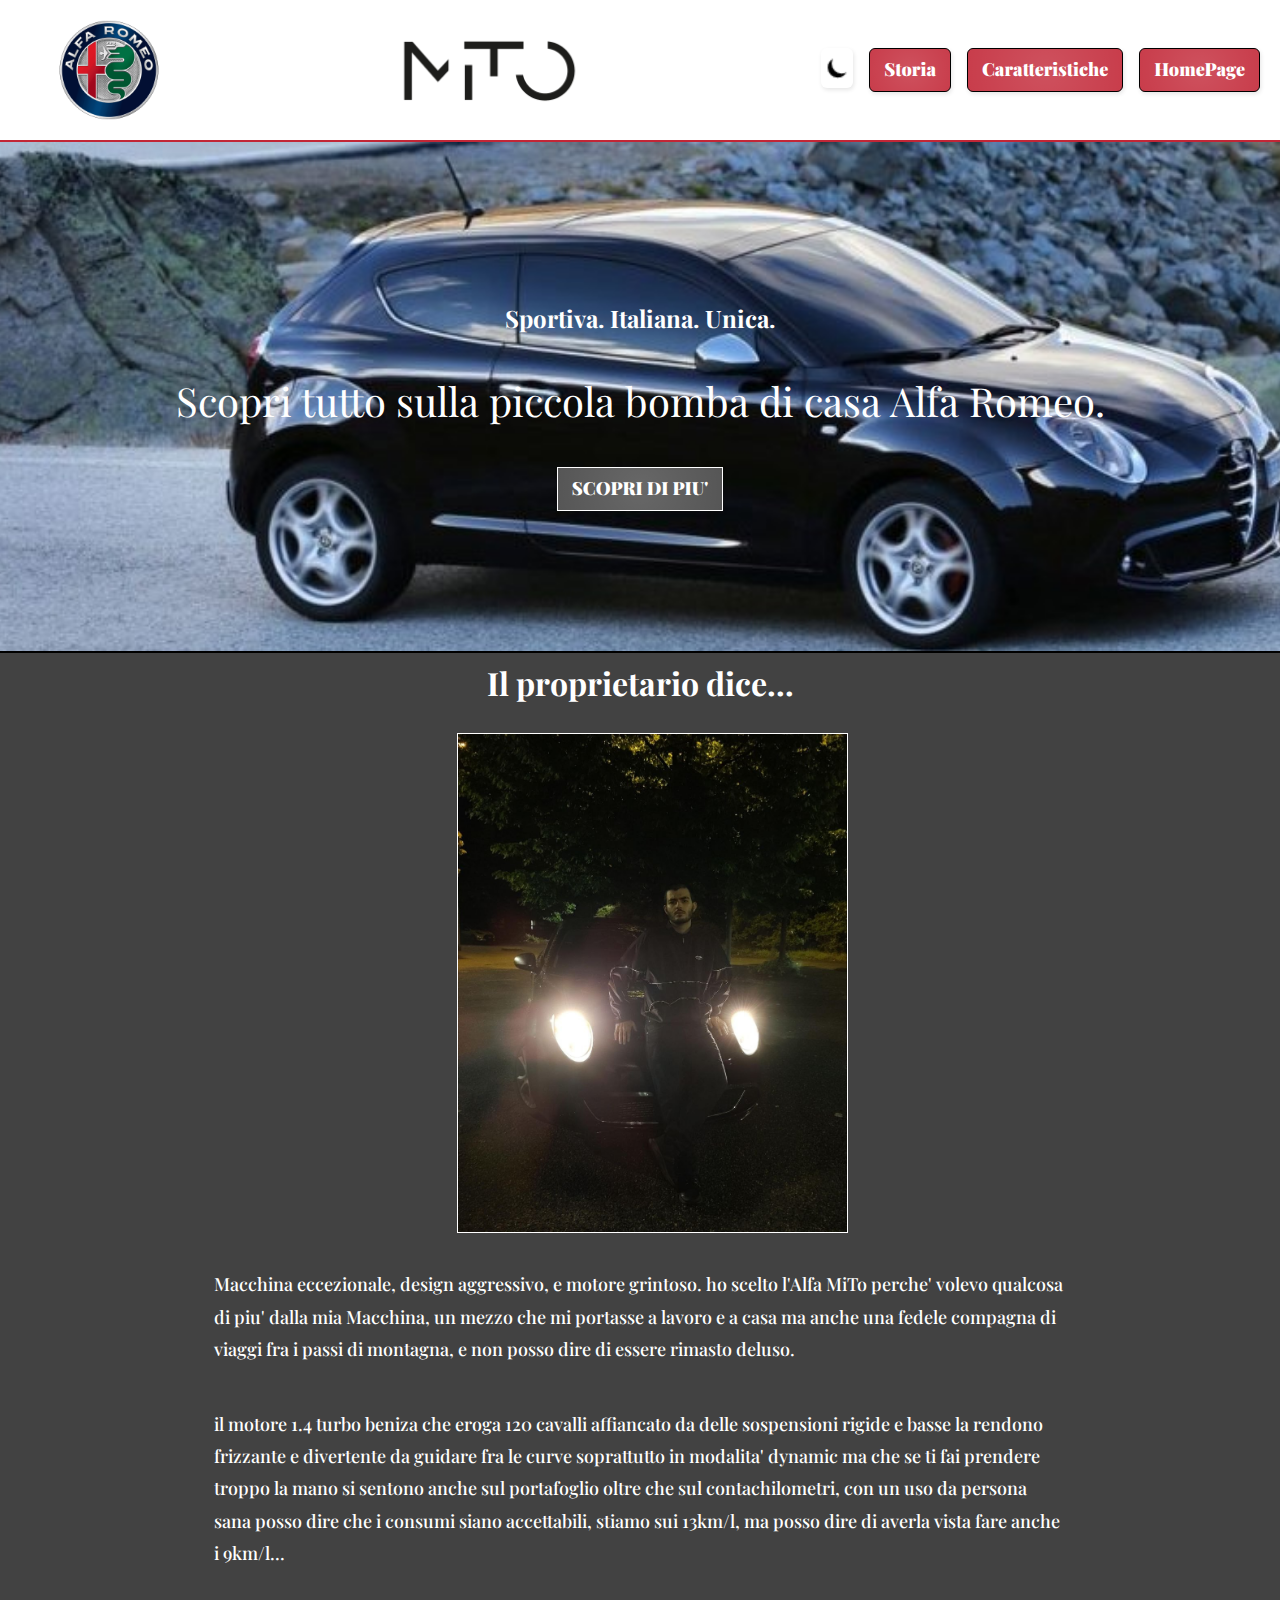
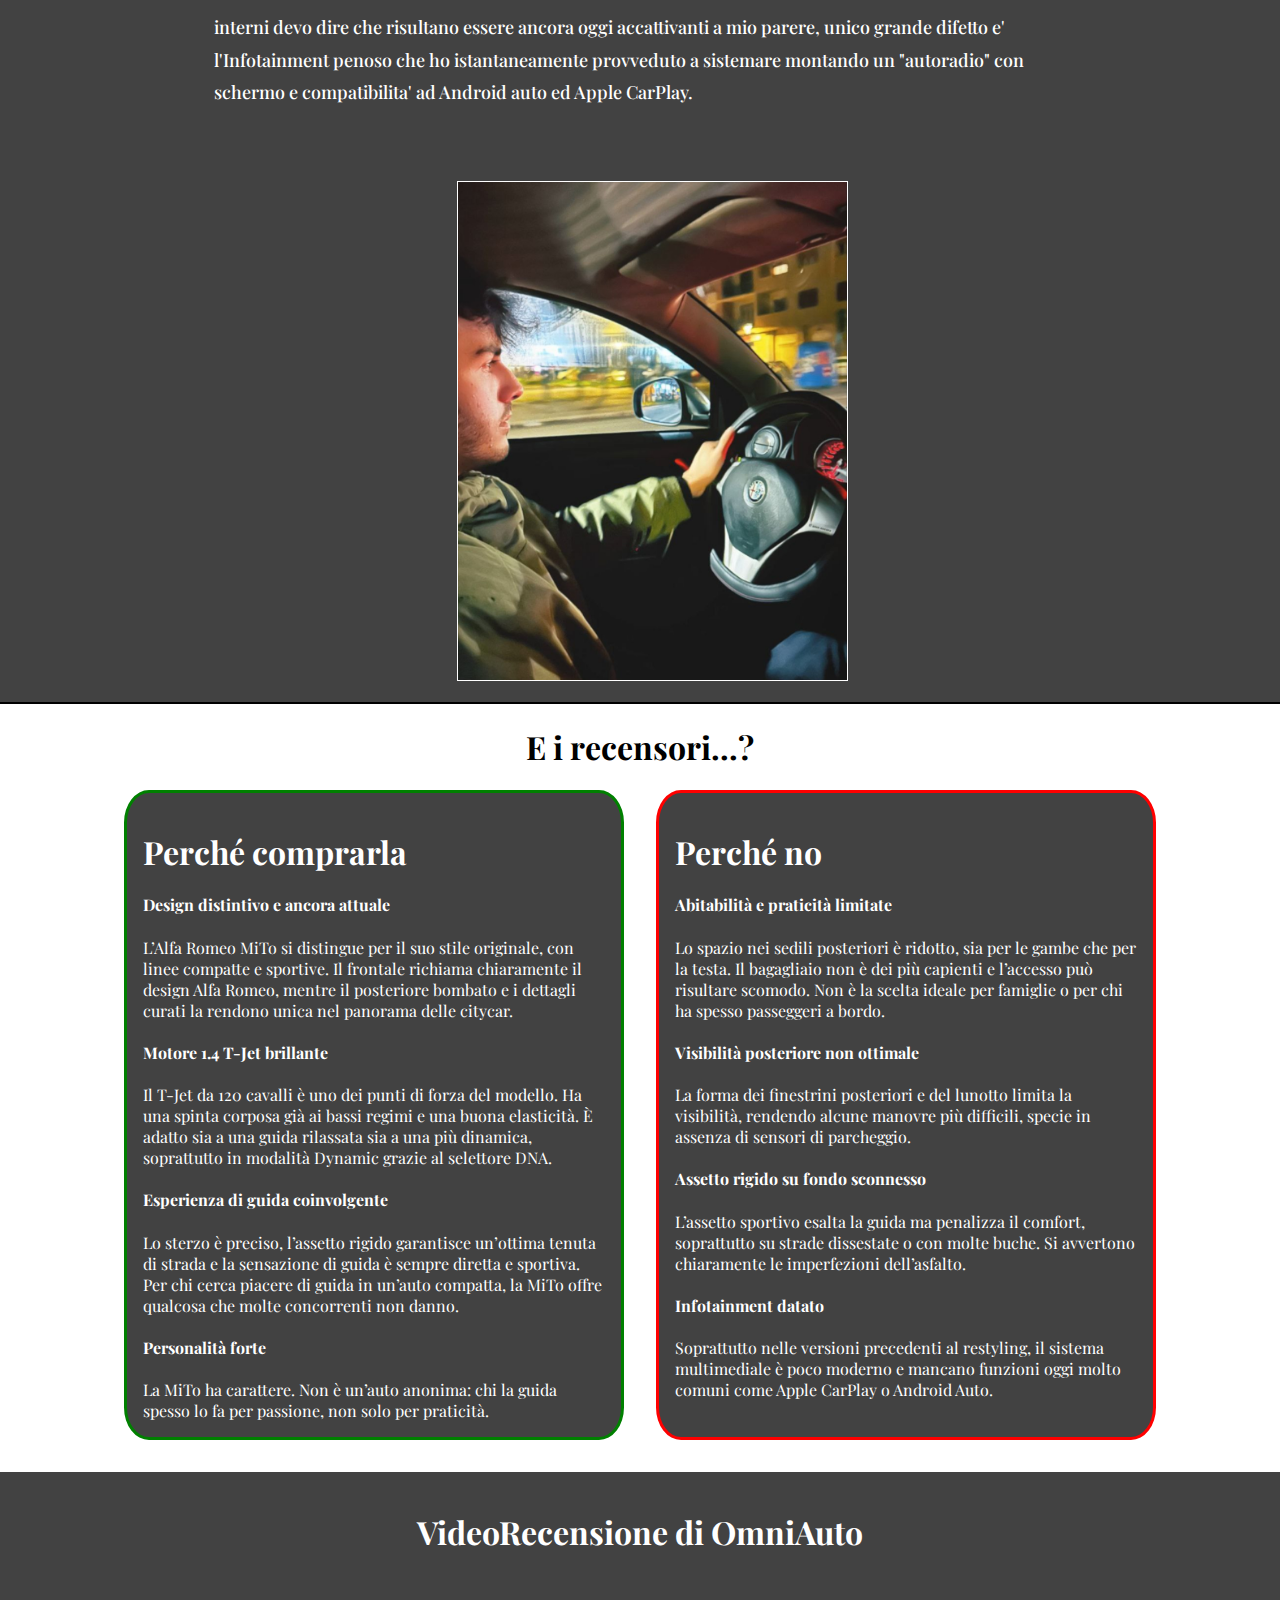
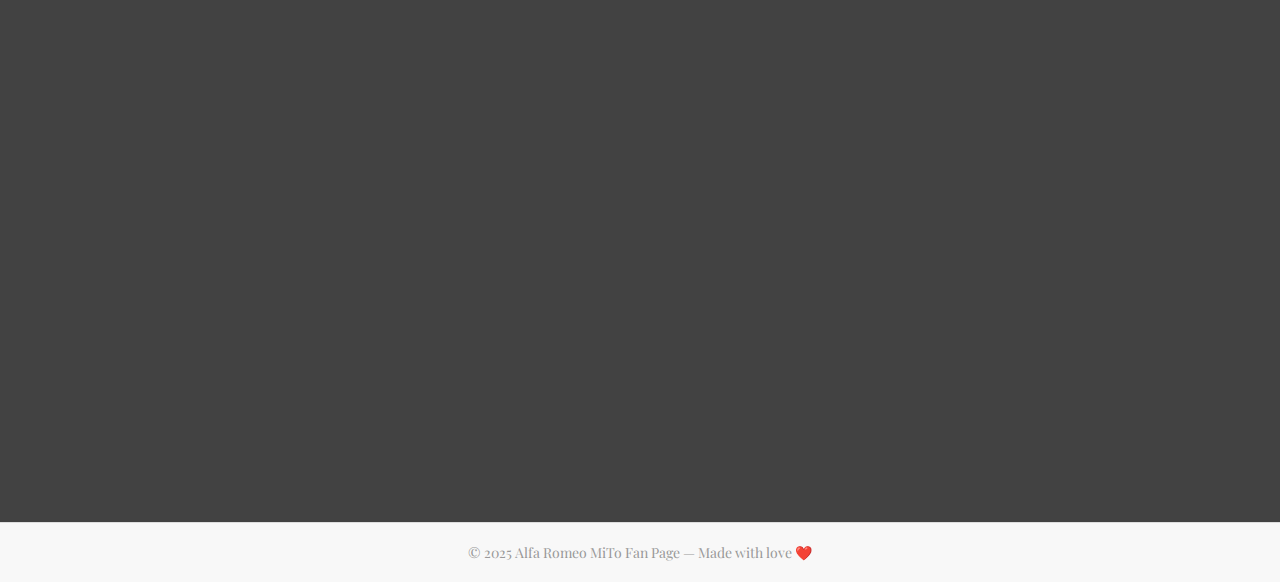
<file: index.html>
<!DOCTYPE html>
<html lang="en">

<head>
    <meta charset="UTF-8">
    <meta name="viewport" content="width=device-width, initial-scale=1.0">
    <title>Document</title>
    <link rel="stylesheet" href="style.css">
    <link href="https://fonts.googleapis.com/css2?family=Playfair+Display&display=swap" rel="stylesheet">

</head>

<body>
    <div class="header">
        <img src="./imgs/Alfa-Romeo-Logo.png" height="100px">
        <a href="index.html"><img src="imgs/alfa-romeo-mito-vector-logo.png" alt="alfa mito logo/HomePage"
                height="70px"></a>
        <ul>
            <li>
            <button id="toggle-theme">
                <img id="theme-icon" src="imgs/moon.png" alt="" height="20">
            </button>
            </li>
            <li><button><a href="storia.html">Storia</a></button></li>
            <li><button><a href="Caratteristiche.html">Caratteristiche</a></button></li>
            <li><button><a href="index.html">HomePage</a></button></li>
        </ul>
    </div>
    <div class="content1">
        <h2>Sportiva. Italiana. Unica.</h2>
        <p>Scopri tutto sulla piccola bomba di casa Alfa Romeo.</p>
        <button class="discover"><a href="Caratteristiche.html">SCOPRI DI PIU'</a></button>
    </div>

    <div class="proprietario">
        <h1>Il proprietario dice...</h1>
        <div class="prop-card">
            <a href="https://www.instagram.com/giosu_gv_/"><img src="./imgs/proprietario.jpg" alt="il proprietario"
                    height="500px"></a>
            <div class="text">
                <p>Macchina eccezionale, design aggressivo, e motore grintoso. ho scelto l'Alfa MiTo perche' volevo
                    qualcosa di piu' dalla mia Macchina,
                    un mezzo che mi portasse a lavoro e a casa ma anche una fedele compagna di viaggi fra i passi di
                    montagna, e non posso dire di essere rimasto
                    deluso.</p>
                <p>il motore 1.4 turbo beniza che eroga 120 cavalli affiancato da delle sospensioni rigide e basse la
                    rendono frizzante e divertente da guidare fra le curve soprattutto in modalita' dynamic
                    ma che se ti fai prendere troppo la mano si sentono anche sul portafoglio oltre che sul
                    contachilometri, con un uso da persona sana posso
                    dire che i consumi siano accettabili, stiamo sui 13km/l, ma posso dire di averla vista fare anche i
                    9km/l... </p>
                <p>interni devo dire che
                    risultano essere ancora oggi accattivanti a mio parere, unico grande difetto e' l'Infotainment
                    penoso che ho istantaneamente provveduto
                    a sistemare montando un "autoradio" con schermo e compatibilita' ad Android auto ed Apple CarPlay.
                </p>
                </p>
            </div>
            <a href="https://www.instagram.com/giosu_gv_/"><img src="imgs/meme.jpg" alt="" height="500px"></a>
        </div>

    </div>
    <div class="reviewers">
        <h1>E i recensori...?</h1>
        <div class="textrev">
            <div class="good">
                <h1>Perché comprarla</h1>
                <h4>Design distintivo e ancora attuale</h4>
                L’Alfa Romeo MiTo si distingue per il suo stile originale, con linee compatte e sportive. Il frontale
                richiama chiaramente il design Alfa Romeo, mentre il posteriore bombato e i dettagli curati la rendono
                unica
                nel panorama delle citycar.

                <h4>Motore 1.4 T-Jet brillante</h4>
                Il T-Jet da 120 cavalli è uno dei punti di forza del modello. Ha una spinta corposa già ai bassi regimi
                e
                una buona elasticità. È adatto sia a una guida rilassata sia a una più dinamica, soprattutto in modalità
                Dynamic grazie al selettore DNA.

                <h4>Esperienza di guida coinvolgente</h4>
                Lo sterzo è preciso, l’assetto rigido garantisce un’ottima tenuta di strada e la sensazione di guida è
                sempre diretta e sportiva. Per chi cerca piacere di guida in un’auto compatta, la MiTo offre qualcosa
                che
                molte concorrenti non danno.

                <h4>Personalità forte</h4>
                La MiTo ha carattere. Non è un’auto anonima: chi la guida spesso lo fa per passione, non solo per
                praticità.

            </div>

            <div class="not-so-good">
                <h1>Perché no</h1>
                <h4>Abitabilità e praticità limitate</h4>
                Lo spazio nei sedili posteriori è ridotto, sia per le gambe che per la testa. Il bagagliaio non è dei
                più
                capienti e l’accesso può risultare scomodo. Non è la scelta ideale per famiglie o per chi ha spesso
                passeggeri a bordo.

                <h4>Visibilità posteriore non ottimale</h4>
                La forma dei finestrini posteriori e del lunotto limita la visibilità, rendendo alcune manovre più
                difficili, specie in assenza di sensori di parcheggio.

                <h4>Assetto rigido su fondo sconnesso</h4>
                L’assetto sportivo esalta la guida ma penalizza il comfort, soprattutto su strade dissestate o con molte
                buche. Si avvertono chiaramente le imperfezioni dell’asfalto.

                <h4>Infotainment datato</h4>
                Soprattutto nelle versioni precedenti al restyling, il sistema multimediale è poco moderno e mancano
                funzioni oggi molto comuni come Apple CarPlay o Android Auto.
            </div>

        </div>
        <div class="last-card">
            <div class="video-wrapper">
                <h1>VideoRecensione di OmniAuto</h1>
                <iframe width="854" height="480" src="https://www.youtube.com/embed/2TyAwSkO3wc?autoplay=1&mute=1"
                    title="Video Alfa Romeo MiTo" frameborder="0" allow="autoplay; encrypted-media" allowfullscreen>
                </iframe>
            </div>
        </div>

    </div>

    <footer>
        &copy; 2025 Alfa Romeo MiTo Fan Page — Made with love ❤️
    </footer>

    <script>
        const button = document.getElementById("toggle-theme");
        const icon = document.getElementById("theme-icon");

        button.addEventListener("click", () => {
            document.body.classList.toggle("dark-mode");

            if (document.body.classList.contains("dark-mode")) {
                icon.src = "imgs/sun.png";
                icon.alt = "Tema Chiaro";
            } else {
                icon.src = "imgs/moon.png";
                icon.alt = "Tema Scuro";

            }
        });
    </script>


</body>

</html>
</file>
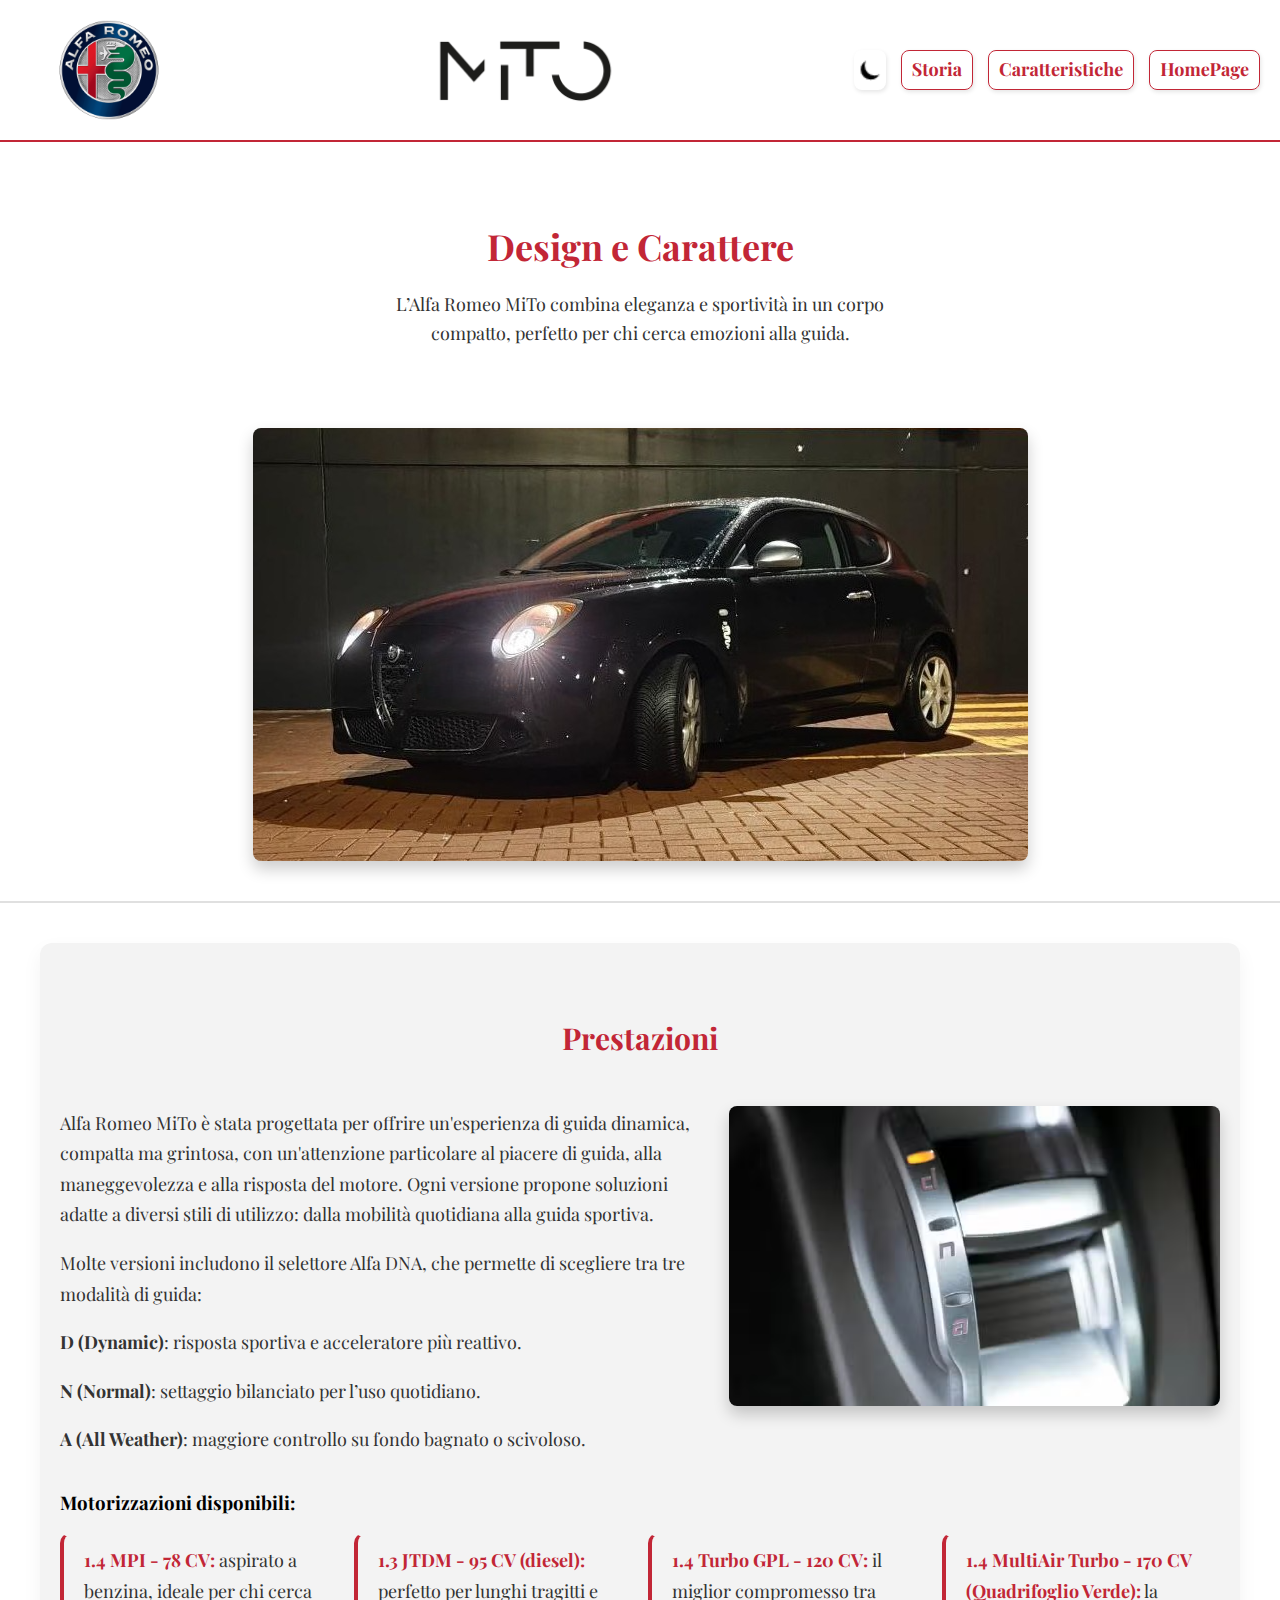
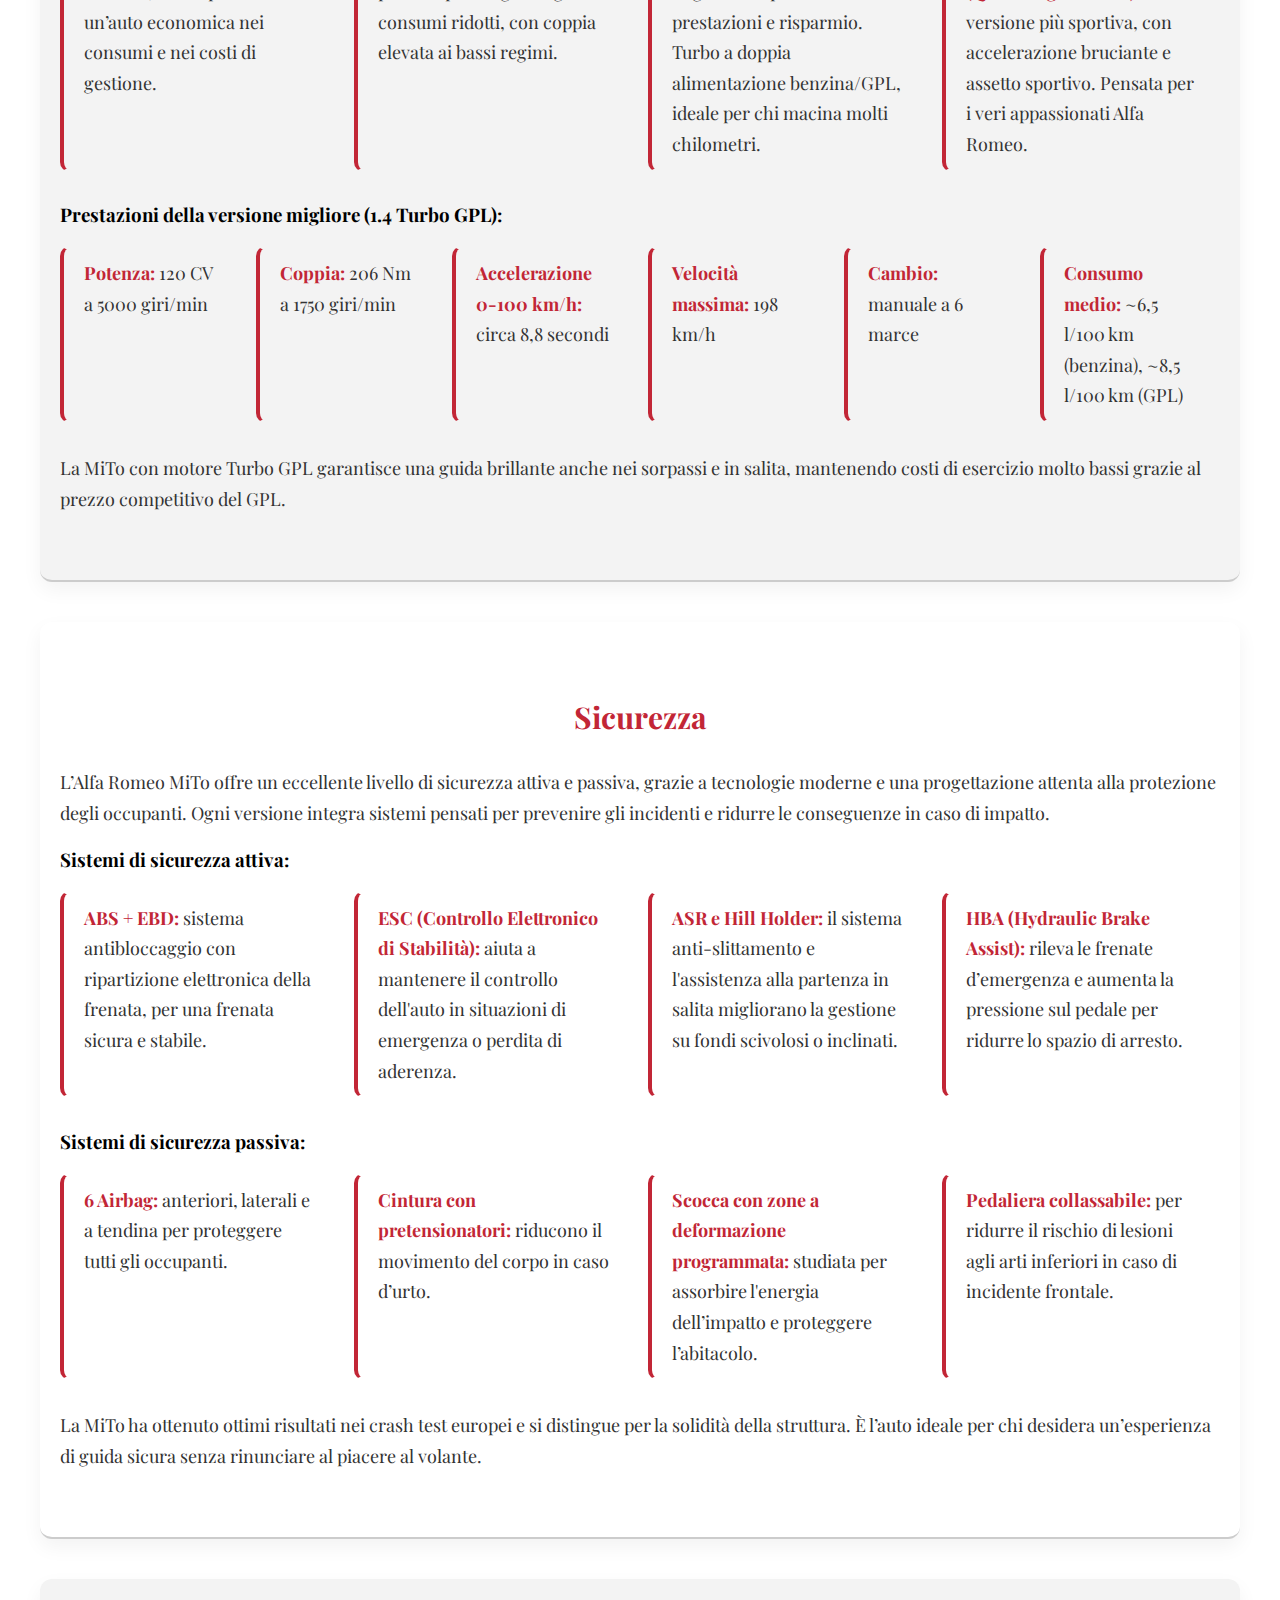
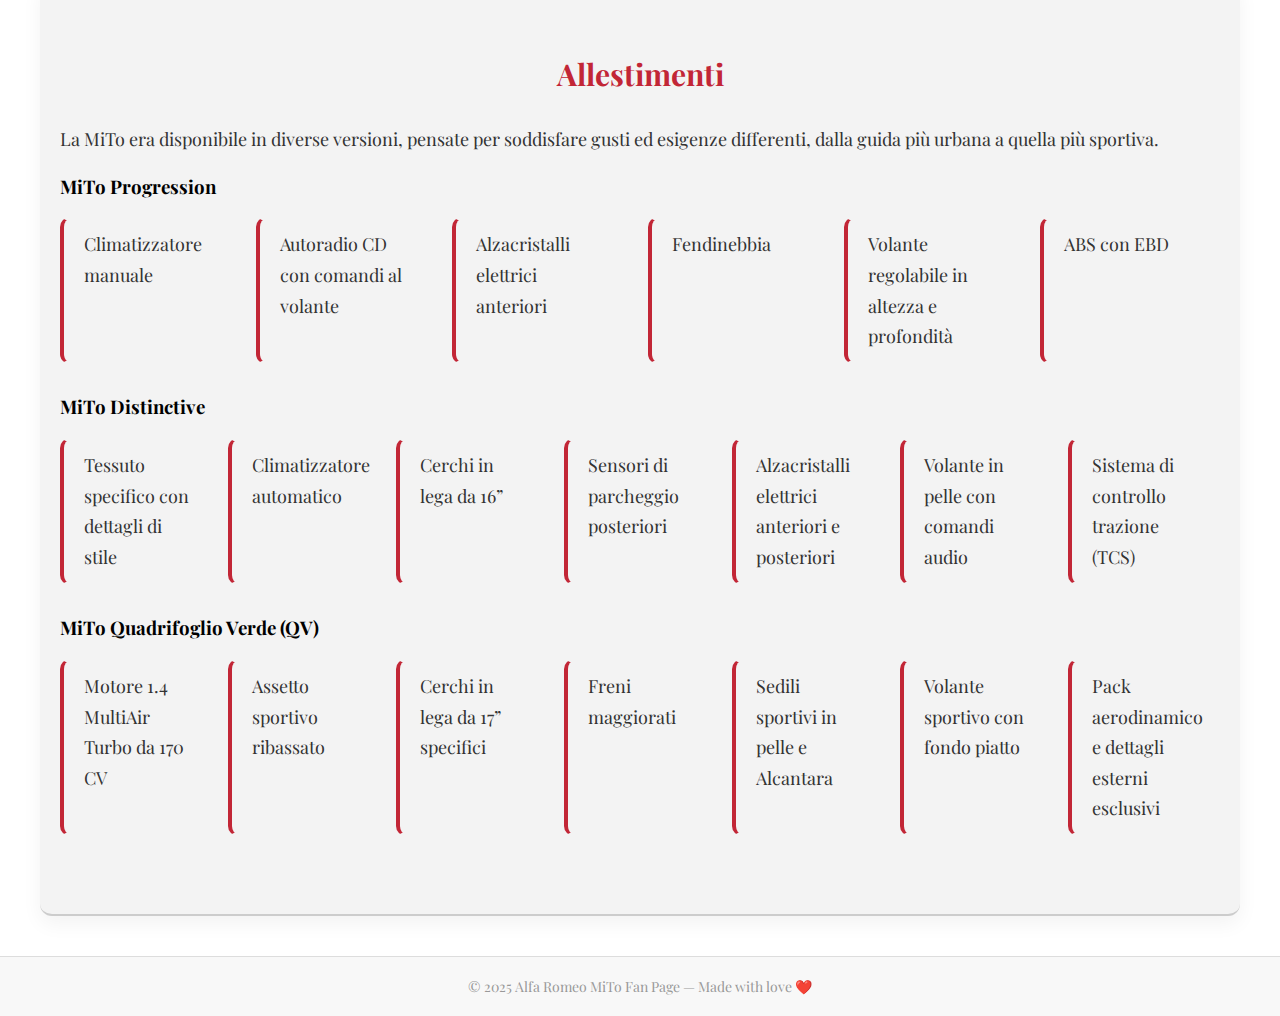
<file: Caratteristiche.html>
<!DOCTYPE html>
<html lang="it">

<head>
  <meta charset="UTF-8" />
  <meta name="viewport" content="width=device-width, initial-scale=1.0" />
  <title>Caratteristiche - Alfa Romeo MiTo</title>
  <link rel="stylesheet" href="style.css" />
  <link href="https://fonts.googleapis.com/css2?family=Playfair+Display&display=swap" rel="stylesheet" />
</head>

<body id="specBody">
  <header class="header">
    <img src="./imgs/Alfa-Romeo-Logo.png" height="100px" alt="logo Alfa Romeo" />
    <a href="index.html"><img src="imgs/alfa-romeo-mito-vector-logo.png" alt="alfa mito logo/HomePage" height="70px"></a>
    <nav>
      <ul>
                    <li>
            <button id="toggle-theme">
                <img id="theme-icon" src="imgs/moon.png" alt="" height="20">
            </button>
            </li>
        <li><button><a href="storia.html">Storia</a></button></li>
        <li><button><a href="Caratteristiche.html">Caratteristiche</a></button></li>
        <li><button><a href="index.html">HomePage</a></button></li>
      </ul>
    </nav>
  </header>

<main>
    <section class="intro">
      <div class="textcont">
        <h1>Design e Carattere</h1>
        <p>L’Alfa Romeo MiTo combina eleganza e sportività in un corpo compatto, perfetto per chi cerca emozioni alla guida.</p>
      </div>
      <img src="imgs/landscape.jpg" alt="Alfa MiTo">
    </section>

    <section class="spec-section">
  <h2>Prestazioni</h2>
      <div class="dna">
  <div>
  <p>
Alfa Romeo MiTo è stata progettata per offrire un'esperienza di guida dinamica,
 compatta ma grintosa, con un'attenzione particolare al piacere di guida,
  alla maneggevolezza e alla risposta del motore. Ogni versione propone soluzioni adatte a diversi stili di utilizzo:
 dalla mobilità quotidiana alla guida sportiva.  </p>
 <p>Molte versioni includono il selettore Alfa DNA, che permette di scegliere tra tre modalità di guida:</p>

<p><strong>D (Dynamic)</strong>: risposta sportiva e acceleratore più reattivo.</p>

<p><strong>N (Normal)</strong>: settaggio bilanciato per l’uso quotidiano.</p>

<p><strong>A (All Weather)</strong>: maggiore controllo su fondo bagnato o scivoloso.</p>
</div>

<img src="imgs/dna.jpg" alt="dna-selecotor" height="300px">
</div>

  <h3>Motorizzazioni disponibili:</h3>
  <ul>
    <li><strong>1.4 MPI - 78 CV:</strong> aspirato a benzina, ideale per chi cerca un’auto economica nei consumi e nei costi di gestione.</li>
    <li><strong>1.3 JTDM - 95 CV (diesel):</strong> perfetto per lunghi tragitti e consumi ridotti, con coppia elevata ai bassi regimi.</li>
    <li><strong>1.4 Turbo GPL - 120 CV:</strong> il miglior compromesso tra prestazioni e risparmio. Turbo a doppia alimentazione benzina/GPL, ideale per chi macina molti chilometri.</li>
    <li><strong>1.4 MultiAir Turbo - 170 CV (Quadrifoglio Verde):</strong> la versione più sportiva, con accelerazione bruciante e assetto sportivo. Pensata per i veri appassionati Alfa Romeo.</li>
  </ul>

  <h3>Prestazioni della versione migliore (1.4 Turbo GPL):</h3>
  <ul>
    <li><strong>Potenza:</strong> 120 CV a 5000 giri/min</li>
    <li><strong>Coppia:</strong> 206 Nm a 1750 giri/min</li>
    <li><strong>Accelerazione 0-100 km/h:</strong> circa 8,8 secondi</li>
    <li><strong>Velocità massima:</strong> 198 km/h</li>
    <li><strong>Cambio:</strong> manuale a 6 marce</li>
    <li><strong>Consumo medio:</strong> ~6,5 l/100 km (benzina), ~8,5 l/100 km (GPL)</li>
  </ul>

  <p>
    La MiTo con motore Turbo GPL garantisce una guida brillante anche nei sorpassi e in salita, mantenendo costi di esercizio molto bassi grazie al prezzo competitivo del GPL.
  </p>
</section>


   <section class="spec-section">
  <h2>Sicurezza</h2>
  <p>
    L’Alfa Romeo MiTo offre un eccellente livello di sicurezza attiva e passiva, grazie a tecnologie moderne e una progettazione attenta alla protezione degli occupanti. Ogni versione integra sistemi pensati per prevenire gli incidenti e ridurre le conseguenze in caso di impatto.
  </p>

  <h3>Sistemi di sicurezza attiva:</h3>
  <ul>
    <li><strong>ABS + EBD:</strong> sistema antibloccaggio con ripartizione elettronica della frenata, per una frenata sicura e stabile.</li>
    <li><strong>ESC (Controllo Elettronico di Stabilità):</strong> aiuta a mantenere il controllo dell'auto in situazioni di emergenza o perdita di aderenza.</li>
    <li><strong>ASR e Hill Holder:</strong> il sistema anti-slittamento e l'assistenza alla partenza in salita migliorano la gestione su fondi scivolosi o inclinati.</li>
    <li><strong>HBA (Hydraulic Brake Assist):</strong> rileva le frenate d’emergenza e aumenta la pressione sul pedale per ridurre lo spazio di arresto.</li>
  </ul>

  <h3>Sistemi di sicurezza passiva:</h3>
  <ul>
    <li><strong>6 Airbag:</strong> anteriori, laterali e a tendina per proteggere tutti gli occupanti.</li>
    <li><strong>Cintura con pretensionatori:</strong> riducono il movimento del corpo in caso d’urto.</li>
    <li><strong>Scocca con zone a deformazione programmata:</strong> studiata per assorbire l'energia dell’impatto e proteggere l’abitacolo.</li>
    <li><strong>Pedaliera collassabile:</strong> per ridurre il rischio di lesioni agli arti inferiori in caso di incidente frontale.</li>
  </ul>

  <p>
    La MiTo ha ottenuto ottimi risultati nei crash test europei e si distingue per la solidità della struttura. È l’auto ideale per chi desidera un’esperienza di guida sicura senza rinunciare al piacere al volante.
  </p>
</section>


<section class="spec-section">
  <h2>Allestimenti</h2>
  <p>La MiTo era disponibile in diverse versioni, pensate per soddisfare gusti ed esigenze differenti, dalla guida più urbana a quella più sportiva.</p>

  <div class="cards-container">
    <div class="card">
      <h3>MiTo Progression</h3>
      <ul>
        <li>Climatizzatore manuale</li>
        <li>Autoradio CD con comandi al volante</li>
        <li>Alzacristalli elettrici anteriori</li>
        <li>Fendinebbia</li>
        <li>Volante regolabile in altezza e profondità</li>
        <li>ABS con EBD</li>
      </ul>
    </div>

    <div class="card">
      <h3>MiTo Distinctive</h3>
      <ul>
        <li>Tessuto specifico con dettagli di stile</li>
        <li>Climatizzatore automatico</li>
        <li>Cerchi in lega da 16”</li>
        <li>Sensori di parcheggio posteriori</li>
        <li>Alzacristalli elettrici anteriori e posteriori</li>
        <li>Volante in pelle con comandi audio</li>
        <li>Sistema di controllo trazione (TCS)</li>
      </ul>
    </div>

    <div class="card">
      <h3>MiTo Quadrifoglio Verde (QV)</h3>
      <ul>
        <li>Motore 1.4 MultiAir Turbo da 170 CV</li>
        <li>Assetto sportivo ribassato</li>
        <li>Cerchi in lega da 17” specifici</li>
        <li>Freni maggiorati</li>
        <li>Sedili sportivi in pelle e Alcantara</li>
        <li>Volante sportivo con fondo piatto</li>
        <li>Pack aerodinamico e dettagli esterni esclusivi</li>
      </ul>
    </div>
  </div>
</section>


  </main>

  <footer>
    &copy; 2025 Alfa Romeo MiTo Fan Page — Made with love ❤️
  </footer>
  <script>
  document.addEventListener("DOMContentLoaded", function () {
    const body = document.body;
    const button = document.getElementById("toggle-theme");
    const icon = document.getElementById("theme-icon");

    const savedTheme = localStorage.getItem("theme");
    if (savedTheme === "dark") {
      body.classList.add("dark");
      icon.src = "imgs/sun.png";
    }

    button.addEventListener("click", function () {
      body.classList.toggle("dark");
      const isDark = body.classList.contains("dark");
      icon.src = isDark ? "imgs/sun.png" : "imgs/moon.png";
      localStorage.setItem("theme", isDark ? "dark" : "light");
    });
  });
</script>

</body>
</html>
</file>
<file: style.css>
* {
  font-family: 'Playfair Display', serif;
  box-sizing: border-box;
}

body {
  margin: 0;
}

button {
  background: rgb(194, 38, 54);
  border: 1px solid black;
  border-radius: 6px;
  box-shadow: rgba(0, 0, 0, 0.1) 1px 2px 4px;
  color: #FFFFFF;
  cursor: pointer;
  display: inline-block;
  font-size: 16px;
  font-weight: 800;
  line-height: 16px;
  min-height: 40px;
  outline: 0;
  padding: 12px 14px;
  text-align: center;
  text-rendering: geometricprecision;
  text-transform: none;
  user-select: none;
  -webkit-user-select: none;
  touch-action: manipulation;
  vertical-align: middle;
  position: relative;
  overflow: hidden;
  z-index: 1;
}

button::before {
  content: "";
  position: absolute;
  top: -100%;
  left: -100%;
  width: 300%;
  height: 300%;
  background: radial-gradient(circle at center, rgba(255, 255, 255, 0.2), transparent 70%);
  transition: all 0.4s ease;
  z-index: -1;
}

button:hover::before {
  top: 0;
  left: 0;
}

a {
  text-decoration: none;
  color: white;
  font-weight: bolder;
  font-size: large;
}

.content1 a:hover {
  color: rgb(194, 38, 54);
}

ul {
  list-style: none;
  display: flex;
  justify-content: space-between;
  gap: 16px;
}

p {
  font-size: 40px;
}

.content1 {
  text-align: center;
  background: url('imgs/hero-mito.jpg') center/cover no-repeat;
  padding: 140px;
  color: white;
}

.discover {
  background-color: #424242;
  border: 1px solid #FFFFFF;
  border-radius: 0;
}

.header {
  display: flex;
  justify-content: space-between;
  align-items: center;
  padding-right: 35px;
  padding-top: 5px;
  padding-bottom: 5px;
  border-bottom: solid black 2px;
}

.proprietario {
  background-color: #424242;
  color: #FFFFFF;
  padding-bottom: 16px;
  border-top: solid black 2px;
  border-bottom: solid black 2px;
}
.proprietario h1{
    margin-top: 0;
    padding: 8px;
}

.proprietario h1 {
  text-align: center;
  color: white;
}

.proprietario img {
  margin: 0 25px 0 50px;
  transition: transform 0.3s ease, box-shadow 0.3s ease;
  border: 1px solid white;
}


a img:hover {
  transform: scale(1.03);
  box-shadow: 0 8px 20px rgba(0, 0, 0, 0.4);
}

.prop-card {
  display: flex;
  justify-content: space-around;
  flex-wrap: wrap;
}

.prop-card p {
    max-width: 900px;
    font-weight: 500;
    font-size: large;
    line-height: 1.8; 
    padding: 12px 24px; 
}


.reviewers {
  display: flex;
  flex-direction: column;
  justify-content: center;
  align-items: center;
}

.textrev {
  display: flex;
  gap: 32px;
  margin-bottom: 32px;
}

.good,
.not-so-good {
  background-color: #424242;
  border-radius: 5%;
  padding: 16px;
  color: #FFFFFF;
  max-width: 500px;
}

.good {
  border: 3px solid green;
}

.not-so-good {
  border: 3px solid red;
}

.video-wrapper {
  text-align: center;
}
.video-wrapper h1{
    color: white;
}
.last-card {
  background-color: #424242;
  padding: 16px 0px 64px 0px;
  width: 100%;
}
footer {
  background-color: white;
  color: black;
  text-align: center;
  padding: 8px;
  border-top: 3px solid black;
}

/* -------------css caratteristiche-------------- */


#specBody {
  display: flex;
  flex-direction: column;
  min-height: 100vh;
}

.intro {
  display: flex;
  padding: 32px;
  justify-content: space-around;
  align-items: center;
  background-color: #eeeeee;
  flex-wrap: wrap;
}

.intro .textcont {
  max-width: 600px;
  padding: 16px;
}

.intro h1 {
  font-size: 48px;
  color: rgb(194, 38, 54);
  margin-bottom: 12px;
}

.intro p {
  font-size: 20px;
  line-height: 1.6;
  color: #333;
}

.intro img {
  border-radius: 8px;
  max-width: 100%;
  box-shadow: 0 8px 16px rgba(0,0,0,0.2);
  margin-top: 16px;
}


.spec-section {
  padding: 64px 40px;
  border-bottom: 2px solid #ccc;
  background-color: white;
}


.spec-section:nth-child(even) {
  background-color: #f3f3f3;
}

.spec-section h2 {
  font-size: 36px;
  color: rgb(194, 38, 54);
  margin-bottom: 16px;
}

.spec-section p {
  font-size: 18px;
  line-height: 1.7;
  color: #444;
  margin-bottom: 16px;
}

.spec-section ul {
  list-style-type: square;
  padding-left: 20px;
  color: #111;
  list-style: none;
}
.dna {
  display: flex;
  justify-content: center; 
  align-items: flex-start; 
  gap: 24px; 
  margin-top: 32px;
}

.dna img{
    border-radius: 8px;
  max-width: 100%;
  box-shadow: 0 8px 16px rgba(0,0,0,0.2);
  margin-top: 16px;
}
.dna p{
  max-width: 1200px;
}

.spec-section ul li {
  font-size: 17px;
  padding: 12px 16px; 
  border: 2px solid transparent; 
  border-radius: 10px;
  position: relative;
  color: #333333;
  cursor: default;
  transition: color 0.3s ease;
  overflow: hidden;
   flex: 1 1 250px; 
  max-width: 300px; 
}

.spec-section ul li::before {
  content: "";
  position: absolute;
  top: -100%;
  left: -100%;
  width: 200%;
  height: 200%;
  background: linear-gradient(
    120deg,
    transparent,
    #c22636,
    transparent
  );
  transform: rotate(25deg);
  transition: all 0.5s ease;
  opacity: 0;
  z-index: 0;
}

.spec-section ul li:hover {
  color: #c22636;
  border-color: #c22636;
}

.spec-section ul li:hover::before {
  top: 0;
  left: 0;
  opacity: 1;
  transition: all 0.7s ease;
}


footer {
  background-color: #ffffff;
  color: #000000;
  text-align: center;
  padding: 8px 12px; 
  font-size: 14px;
  border-top: 3px solid black;

}


/* -------------css storia-------------- */

.header {
  background-color: #ffffff;
  padding: 20px;
  display: flex;
  justify-content: space-between;
  align-items: center;
  border-bottom: 2px solid #c22636;
  flex-wrap: wrap;
}

.header nav ul {
  display: flex;
  list-style: none;
  padding: 0;
  gap: 15px;
}

.header nav ul li button {
  background: transparent;
  border: 1px solid #c22636;
  border-radius: 8px;
  padding: 5px 10px;
  transition: background 0.3s;
}

.header nav ul li button:hover {
  background-color: #c22636;
}

.header nav ul li a {
  color: #c22636;
  text-decoration: none;
  font-weight: bold;
}

.header nav ul li button:hover a {
  color: white;
}

.intro {
  display: flex;
  flex-wrap: wrap;
  justify-content: center;
  align-items: center;
  padding: 40px 20px;
  background-color: #ffffff;
  gap: 30px;
  border-bottom: 2px solid #e0e0e0;
}

.intro .textcont {
  max-width: 600px;
  text-align: center;
}

.intro h1 {
  font-size: 36px;
  color: #c22636;
  margin-bottom: 20px;
}

.intro p {
  font-size: 18px;
  line-height: 1.6;
}

/* Sezioni */
.story-section, .spec-section {
  background-color: #ffffff;
  padding: 50px 20px;
  max-width: 1200px;
  margin: 40px auto;
  border-radius: 12px;
  box-shadow: 0 8px 20px rgba(0,0,0,0.05);
}

.story-section h2, .spec-section h2 {
  text-align: center;
  font-size: 30px;
  color: #c22636;
  margin-bottom: 30px;
}

.story-section p, .spec-section p, .spec-section ul li {
  font-size: 18px;
  line-height: 1.7;
  color: #333;
}
.story-section ul li{
      position: relative;
    padding: 10px 20px;
    border-left: 4px solid #c22636;
    margin-bottom: 12px;
    transition: all 0.3s ease;
}
.evoluzione {
  position: relative;
}
.evoluzione li {
  cursor: pointer;
  padding: 10px;
  list-style: none;
  margin-bottom: 20px;
  font-size: 18px;
  color: #333;
}



.evoluzione li .preview-inside {
  position: absolute;
  top: 0;
  left: 50%;
  transform: translateX(-50%);
  width: 200px; 
  height: auto;
  display: none;
  border-radius: 6px;
  box-shadow: 0 4px 10px rgba(0,0,0,0.2);
  z-index: 10; 
}




.spec-section ul {
  list-style: none;
  padding-left: 0;
}

.spec-section ul li {
  position: relative;
  padding: 10px 20px;
  border-left: 4px solid #c22636;
  margin-bottom: 12px;
  transition: all 0.3s ease;
}

.spec-section ul li:hover {
  background-color: #1f1f1f;
  transform: translateX(5px);
  color: white;
}

.spec-section ul li strong {
  color: #c22636;
}


footer {
  text-align: center;
  padding: 20px;
  font-size: 14px;
  color: #999;
  background-color: #f8f8f8;
  border-top: 1px solid #ddd;
}
@media (max-width: 480px) {
  .content1 {
    padding: 60px 20px;
    background-position: center;
    background-size: cover;
  }

  .content1 p {
    font-size: 24px;
  }

  .prop-card {
    flex-direction: column;
    align-items: center;
  }

  .prop-card p {
    font-size: 16px;
    padding: 8px 16px;
  }

  .textrev {
    flex-direction: column;
    gap: 16px;
  }

  .good,
  .not-so-good {
    max-width: 90%;
  }

  .intro h1,
  .spec-section h2,
  .story-section h2 {
    font-size: 24px;
  }

  .intro p,
  .spec-section p,
  .story-section p {
    font-size: 16px;
  }

  .spec-section ul li {
    font-size: 15px;
    padding: 8px 12px;
  }

  .header nav ul {
    flex-direction: column;
    gap: 8px;
  }

  button {
    font-size: 14px;
    padding: 10px 12px;
  }

  .video-wrapper iframe {
    width: 100%;
    height: auto;
  }
}


/*Tema scuro */
body.dark-mode {
  background-color: #121212;
  color: white;
}

body.dark-mode .header {
  border-bottom: solid white 2px;
  background-color: #000000;
}

body.dark-mode .proprietario {
  background-color: #1f1f1f;
  border-top: solid white 2px;
  border-bottom: solid white 2px;
}

body.dark-mode .good,
body.dark-mode .not-so-good,
body.dark-mode .last-card {
  background-color: #2c2c2c;
  color: white;
}

body.dark-mode footer {
  background-color: #1a1a1a;
  color: white;
  border-top: 3px solid white;
}

body.dark-mode a {
  color: white;
}

#toggle-theme {
  background: none;
  border: none;
  padding: 0;
  margin: 0;
  cursor: pointer;
  outline: none;
}
#specBody.dark .header {
  border-bottom: solid white 2px;
  background-color: #222;
}

#toggle-theme img {
  height: 32px; 
  width: 32px;
  display: block;
}

body.dark {
  background-color: #111;
  color: #eee;
}

body.dark .intro {
  background-color: #222;
}
body.dark .intro p{
 color: white;
}

body.dark .spec-section {
  background-color: #1a1a1a;
}

body.dark .spec-section:nth-child(even) {
  background-color: #111;
}

body.dark .spec-section h2,
body.dark .intro h1 {
  color: #c22636;
}

body.dark .spec-section p,
body.dark .spec-section ul li {
  color: white;
}

body.dark footer {
  background-color: #000;
  color: #eee;
  border-top: 3px solid #c22636;
}

body.dark-mode section.intro,
body.dark-mode section.story-section,
body.dark-mode section.spec-section.evoluzione,
body.dark-mode section.spec-section{
  background-color: #1e1e1e;
}

body.dark-mode#storyBody p,
body.dark-mode#storyBody li {
  color: #ffffff;
}

body.dark-mode#storyBody .spec-section ul li:hover {
  background-color: #333333;
  color: #ffffff;
}
</file>
